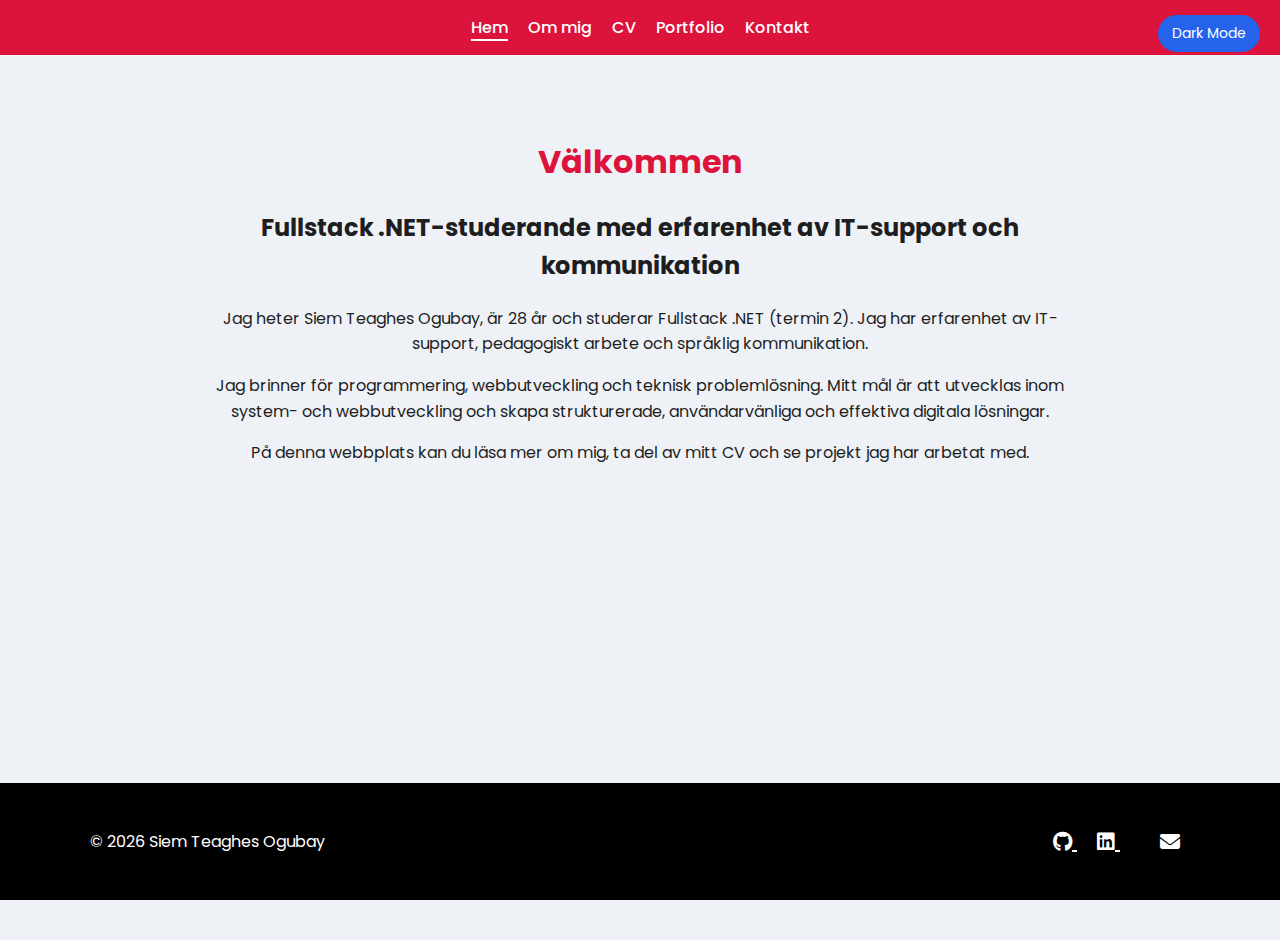
<file: index.html>
<!DOCTYPE html>
<html lang="sv">
<head>
    <meta charset="UTF-8">
    <meta name="viewport" content="width=device-width, initial-scale=1.0">
    <title>CV-portal | Hem </title>
    <link rel="stylesheet" href="style.css">

    <link rel="stylesheet" href="https://cdnjs.cloudflare.com/ajax/libs/font-awesome/6.5.0/css/all.min.css">
    <link href="https://fonts.googleapis.com/css2?family=Poppins:wght@300;400;600&display=swap" rel="stylesheet">

</head>

<body>

<!-- Dark mode toggle -->
<input type="checkbox" id="dark-toggle">
<label for="dark-toggle" class="toggle-btn">Dark Mode</label>

<div class="page">

    <nav class="navbar">
        <ul>
    <li><a href="index.html" class="active">Hem</a></li>
    
    <li><a href="about.html">Om mig</a></li>
    
    <li><a href="cv.html">CV</a></li>
    
    <li><a href="portfolio.html">Portfolio</a></li>
    <li><a href="contact.html">Kontakt</a></li>
</ul>
  
    </nav>

    


<main>
  <section class="hero">
    <h1 id="secret-trigger">Välkommen</h1>
    

    <h2>Fullstack .NET-studerande med erfarenhet av IT-support och kommunikation</h2>

    <p>
      Jag heter Siem Teaghes Ogubay, är 28 år och studerar Fullstack .NET (termin 2).
      Jag har erfarenhet av IT-support, pedagogiskt arbete och språklig kommunikation.
    </p>

    <p>
      Jag brinner för programmering, webbutveckling och teknisk problemlösning.
      Mitt mål är att utvecklas inom system- och webbutveckling och skapa
      strukturerade, användarvänliga och effektiva digitala lösningar.
    </p>

    <p>
      På denna webbplats kan du läsa mer om mig, ta del av mitt CV
      och se projekt jag har arbetat med.
    </p>
  </section>
</main>





<footer class="footer">
  <div class="footer-content">
    <p>© 2026 Siem Teaghes Ogubay</p>

    <div class="social-icons">
      <a href="https://github.com/siemteaghesogubay-git" target="_blank">
  <i class="fab fa-github"></i>
       </a>
      
     <a href="https://www.linkedin.com/in/siem-ogubay" target="_blank">
      <i class="fab fa-linkedin"></i>
     </a>
        <a href="https://www.facebook.com/siem.ogubay" target="_blank">

      <a href="mailto:siemteaghesogubay@gmail.com" target="_blank">
        <i class="fas fa-envelope"></i>
      </a>
    </div>
  </div>
</footer>

</div>





</body>
</html>
</file>
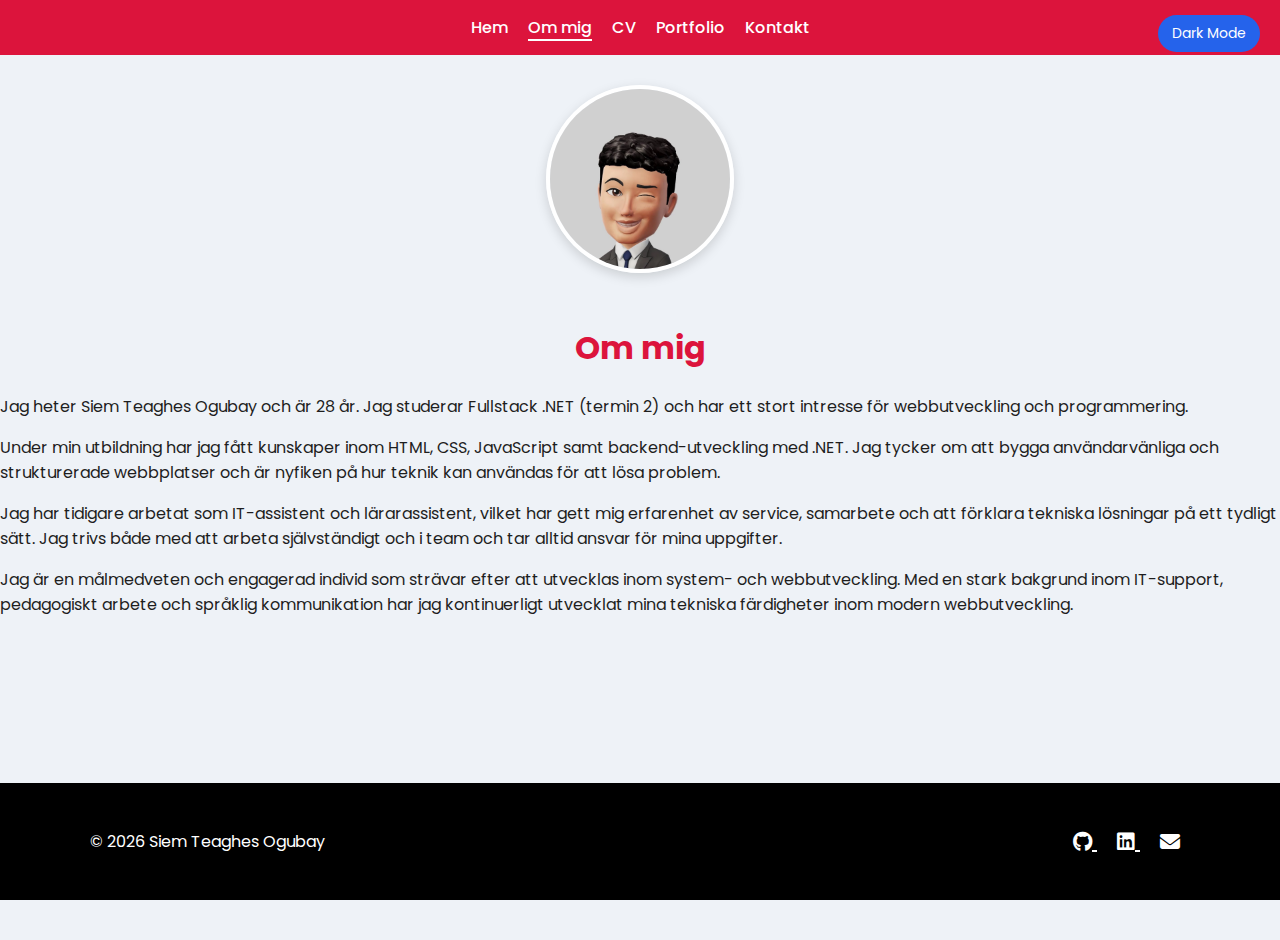
<file: About.html>
<!DOCTYPE html>
<html lang="en">
<head>
    <meta charset="UTF-8">
    <meta name="viewport" content="width=device-width, initial-scale=1.0">
    <title>CV-portal | Om mig</title>
    <link rel="stylesheet" href="style.css">
      <link rel="stylesheet" href="https://cdnjs.cloudflare.com/ajax/libs/font-awesome/6.5.0/css/all.min.css">

    <link href="https://fonts.googleapis.com/css2?family=Poppins:wght@300;400;600&display=swap" rel="stylesheet">
</head>
</head>

<body>

<!-- Dark mode toggle -->
<input type="checkbox" id="dark-toggle">
<label for="dark-toggle" class="toggle-btn">Dark Mode</label>

<div class="page">

    <nav class="navbar">
        <ul>
            <li><a href="index.html">Hem</a></li>
            <li><a href="about.html" class="active">Om mig</a></li>
            <li><a href="cv.html">CV</a></li>
            <li><a href="portfolio.html">Portfolio</a></li>
            <li><a href="contact.html">Kontakt</a></li>
        </ul>
    </nav>
<img src="img/emoj.webp" alt="Bild på Siem Teaghes Ogubay" class="cv-image">

    <main>
        <h1 id="secret-trigger">Om mig</h1>


        <section class="p-om">
            <p>
                Jag heter Siem Teaghes Ogubay och är 28 år. Jag studerar Fullstack .NET (termin 2) 
                och har ett stort intresse för webbutveckling och programmering.
            </p>

            <p>
                Under min utbildning har jag fått kunskaper inom HTML, CSS, JavaScript
                samt backend-utveckling med .NET. Jag tycker om att bygga
                användarvänliga och strukturerade webbplatser och är nyfiken på hur teknik
                kan användas för att lösa problem.
            </p>

            <p>
                Jag har tidigare arbetat som IT-assistent och lärarassistent, vilket har
                gett mig erfarenhet av service, samarbete och att förklara tekniska
                lösningar på ett tydligt sätt. Jag trivs både med att arbeta självständigt
                och i team och tar alltid ansvar för mina uppgifter.
            </p>

            <p>
                Jag är en målmedveten och engagerad individ som strävar efter att utvecklas
                inom system- och webbutveckling. Med en stark bakgrund inom IT-support,
                pedagogiskt arbete och språklig kommunikation har jag kontinuerligt
                utvecklat mina tekniska färdigheter inom modern webbutveckling.
            </p>
        </section>

    </main>




<footer class="footer">
  <div class="footer-content">
    <p>© 2026 Siem Teaghes Ogubay</p>

    <div class="social-icons">
      <a href="https://github.com/siemteaghesogubay-git" target="_blank">
  <i class="fab fa-github"></i>
       </a>
      
     <a href="https://www.linkedin.com/in/siem-ogubay" target="_blank">
      <i class="fab fa-linkedin"></i>
     </a>
        

      <a href="mailto:siemteaghesogubay@gmail.com" target="_blank">
        <i class="fas fa-envelope"></i>
      </a>
    </div>
  </div>
</footer>




   
</div>


<div id="secretModal" class="modal">
  <div class="modal-content hacker-modal">
    <span id="closeSecret">&times;</span>
    <h2>ACCESS GRANTED</h2>
    <div class="terminal-text">
      <p>> Initializing...</p>
      <p>> Accessing system...</p>
      <p>> Developer mode ✔</p>
      <p>> Welcome Hacker 😎</p>
    </div>
  </div>
</div>
<script src="index.js"></script>
</body>
</html>
</file>
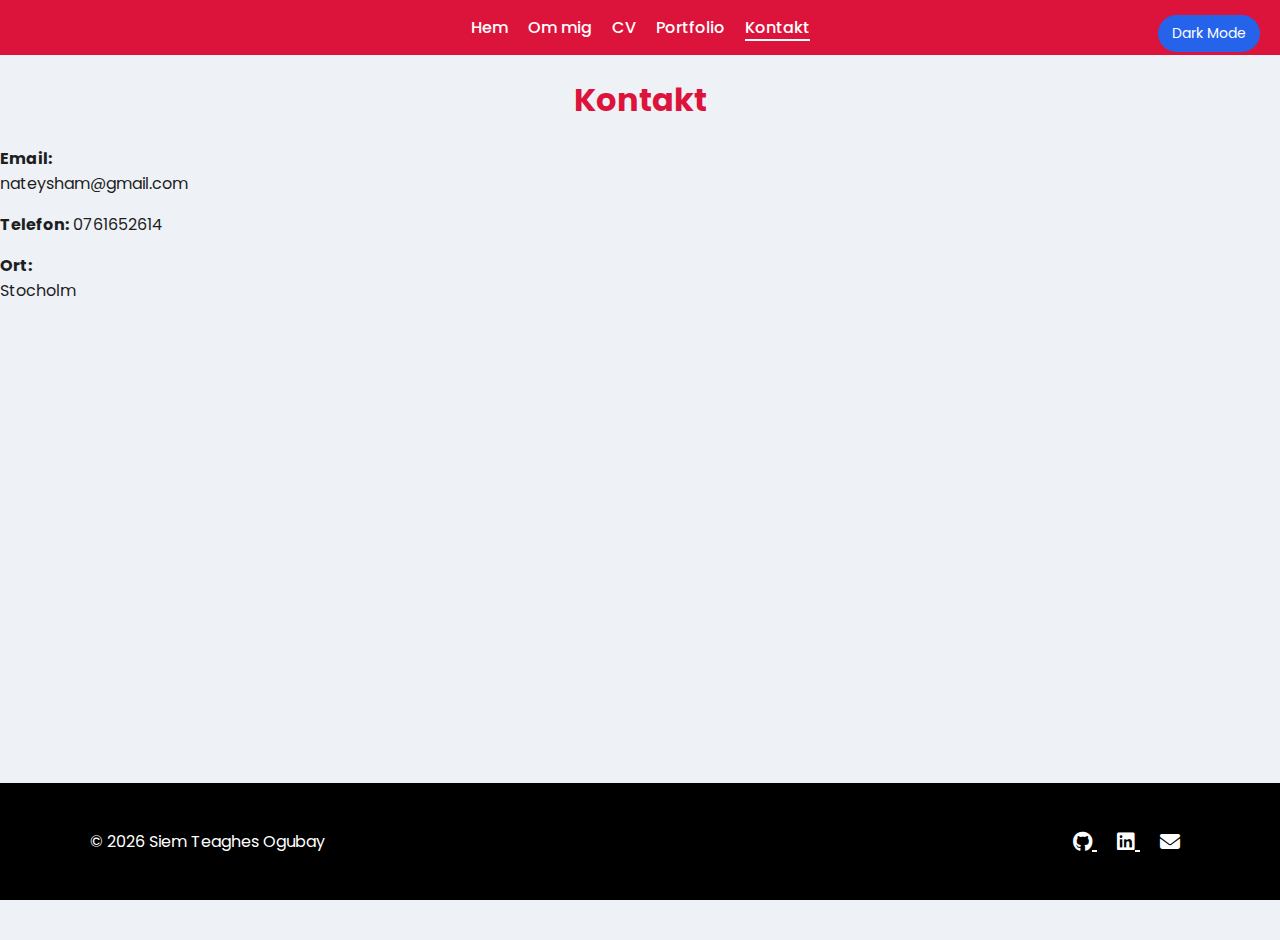
<file: Contact.html>
<!DOCTYPE html>
<html lang="sv">
<head>
    <meta charset="UTF-8">
    <meta name="viewport" content="width=device-width, initial-scale=1.0">
    <title>CV-portal | Kontakt</title>
    <link rel="stylesheet" href="style.css">
    <link href="https://fonts.googleapis.com/css2?family=Poppins:wght@300;400;600&display=swap" rel="stylesheet">


  <link rel="stylesheet" href="https://cdnjs.cloudflare.com/ajax/libs/font-awesome/6.5.0/css/all.min.css">
</head>

<body>

<!-- Dark mode toggle -->
<input type="checkbox" id="dark-toggle">
<label for="dark-toggle" class="toggle-btn">Dark Mode</label>

<div class="page">

    <nav class="navbar">
        <ul>
            <li><a href="index.html">Hem</a></li>
            <li><a href="about.html">Om mig</a></li>
            <li><a href="cv.html">CV</a></li>
            <li><a href="portfolio.html">Portfolio</a></li>
            <li><a href="contact.html" class="active">Kontakt</a></li>
        </ul>
    </nav>

    <main ">
        <h1>Kontakt</h1>
<div class="kontakt-container">
  
        <section class="contactinfo">
            <p> <strong>Email:</strong> <br> nateysham@gmail.com</p>
            <p><strong>Telefon:</strong>  0761652614</p>
            <p><strong>Ort:</strong>  <br> Stocholm</p>
        </section>
        </div>
    </main>










   <footer class="footer" id="secret-footer">
  <div class="footer-content">
    <p>© 2026 Siem Teaghes Ogubay</p>

    <div class="social-icons">
      <a href="https://github.com/siemteaghesogubay-git" target="_blank">
        <i class="fab fa-github"></i>
      </a>

      <a href="https://www.linkedin.com/in/siem-ogubay" target="_blank">
        <i class="fab fa-linkedin"></i>
      </a>

      <a href="mailto:siemteaghesogubay@gmail.com">
        <i class="fas fa-envelope"></i>
      </a>
    </div>
  </div>
</footer>

</div>
<script src="index.js"></script>
</body>
</html>
</file>
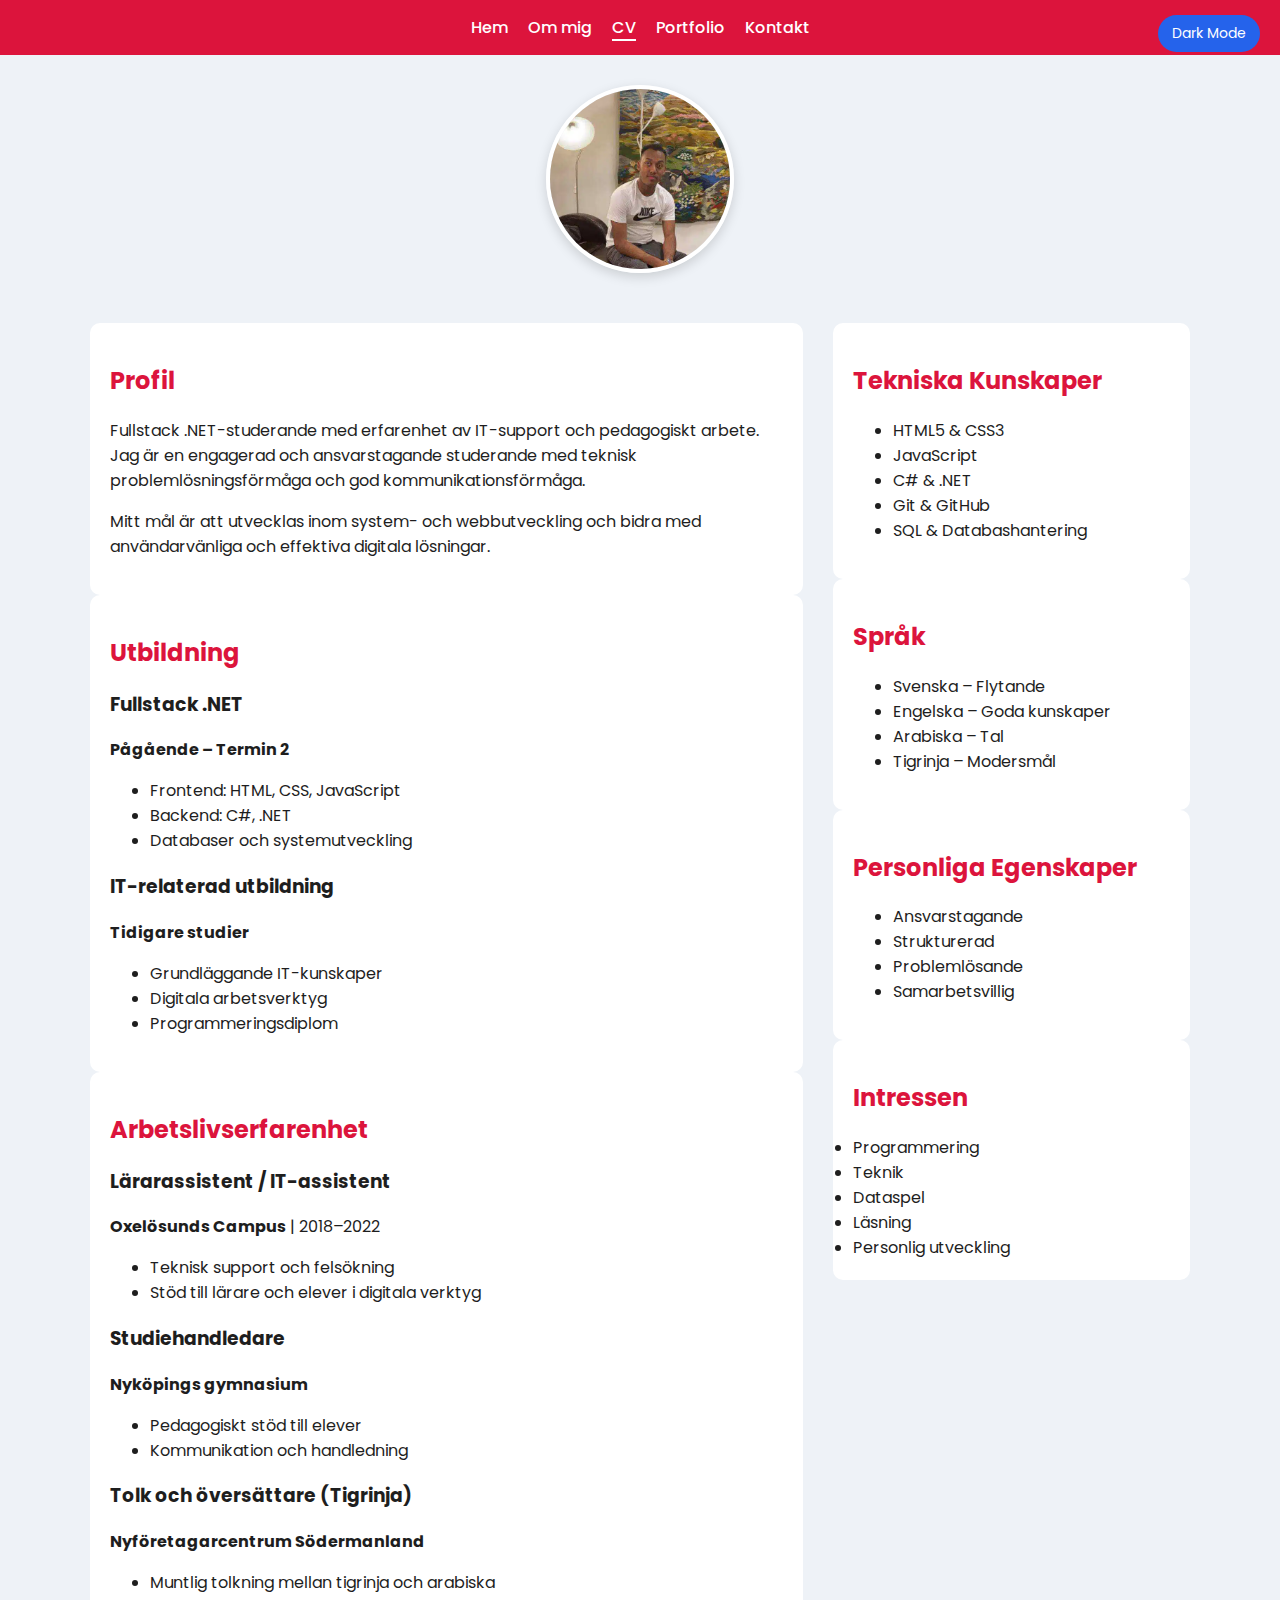
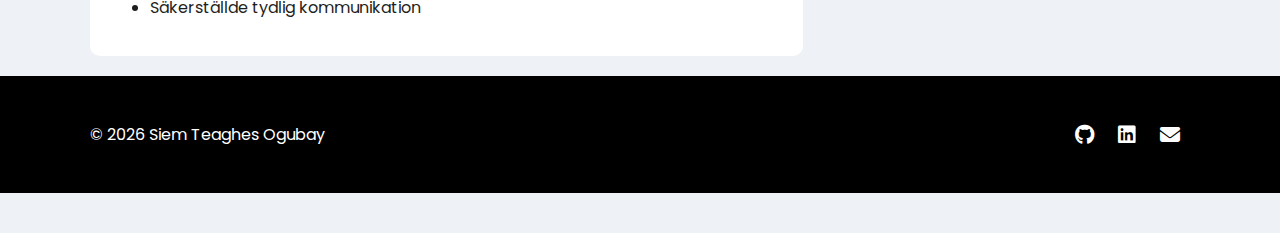
<file: CV.html>
<!DOCTYPE html>
<html lang="sv">
<head>
    <meta charset="UTF-8">
    <meta name="viewport" content="width=device-width, initial-scale=1.0">
    <title>CV-portal | CV</title>
    <link rel="stylesheet" href="style.css">
    <link href="https://fonts.googleapis.com/css2?family=Poppins:wght@300;400;600&display=swap" rel="stylesheet">
    <link rel="stylesheet" href="https://cdnjs.cloudflare.com/ajax/libs/font-awesome/6.5.0/css/all.min.css">
</head>
<body>

<input type="checkbox" id="dark-toggle">
<label for="dark-toggle" class="toggle-btn">Dark Mode</label>

<div class="page">

    <nav class="navbar">
        <ul>
            <li><a href="index.html">Hem</a></li>
            <li><a href="about.html">Om mig</a></li>
            <li><a href="cv.html" class="active">CV</a></li>
            <li><a href="portfolio.html">Portfolio</a></li>
            <li><a href="contact.html">Kontakt</a></li>
        </ul>
    </nav>

    <img src="/img/uuuuuuuu.webp" alt="Bild på Siem Teaghes Ogubay" class="cv-image">

    <main class="cv-container">
        <div class="cv-grid">

            <div class="main-column">
                <section>
                    <h2>Profil</h2>
                    <p>Fullstack .NET-studerande med erfarenhet av IT-support och pedagogiskt arbete. Jag är en engagerad och ansvarstagande studerande med teknisk problemlösningsförmåga och god kommunikationsförmåga.</p>
                    <p>Mitt mål är att utvecklas inom system- och webbutveckling och bidra med användarvänliga och effektiva digitala lösningar.</p>
                </section>

                <section>
                    <h2>Utbildning</h2>
                    <h3>Fullstack .NET</h3>
                    <p><strong>Pågående – Termin 2</strong></p>
                    <ul>
                        <li>Frontend: HTML, CSS, JavaScript</li>
                        <li>Backend: C#, .NET</li>
                        <li>Databaser och systemutveckling</li>
                    </ul>

                    <h3>IT-relaterad utbildning</h3>
                    <p><strong>Tidigare studier</strong></p>
                    <ul>
                        <li>Grundläggande IT-kunskaper</li>
                        <li>Digitala arbetsverktyg</li>
                        <li>Programmeringsdiplom</li>
                    </ul>
                </section>

                <section>
                    <h2>Arbetslivserfarenhet</h2>
                    <h3>Lärarassistent / IT-assistent</h3>
                    <p><strong>Oxelösunds Campus</strong> | 2018–2022</p>
                    <ul>
                        <li>Teknisk support och felsökning</li>
                        <li>Stöd till lärare och elever i digitala verktyg</li>
                    </ul>

                    <h3>Studiehandledare</h3>
                    <p><strong>Nyköpings gymnasium</strong></p>
                    <ul>
                        <li>Pedagogiskt stöd till elever</li>
                        <li>Kommunikation och handledning</li>
                    </ul>

                    <h3>Tolk och översättare (Tigrinja)</h3>
                    <p><strong>Nyföretagarcentrum Södermanland</strong></p>
                    <ul>
                        <li>Muntlig tolkning mellan tigrinja och arabiska</li>
                        <li>Säkerställde tydlig kommunikation</li>
                    </ul>
                </section>
            </div>

            <div class="side-column">
                <section>
                    <h2>Tekniska Kunskaper</h2>
                    <ul>
                        <li>HTML5 & CSS3</li>
                        <li>JavaScript</li>
                        <li>C# & .NET</li>
                        <li>Git & GitHub</li>
                        <li>SQL & Databashantering</li>
                    </ul>
                </section>

                <section>
                    <h2>Språk</h2>
                    <ul>
                        <li>Svenska – Flytande</li>
                        <li>Engelska – Goda kunskaper</li>
                        <li>Arabiska – Tal</li>
                        <li>Tigrinja – Modersmål</li>
                    </ul>
                </section>

                <section>
                    <h2>Personliga Egenskaper</h2>
                    <ul>
                        <li>Ansvarstagande</li>
                        <li>Strukturerad</li>
                        <li>Problemlösande</li>
                        <li>Samarbetsvillig</li>
                    </ul>
                </section>

                <section>
                    <h2>Intressen</h2>
                    <li>Programmering</li>
                    <li> Teknik</li>
                    <li>Dataspel</li>
                    <li>Läsning</li>
                    <li>Personlig utveckling</li>
                    
                </section>
            </div>

        </div> </main>

    <footer class="footer">
        <div class="footer-content">
            <p>© 2026 Siem Teaghes Ogubay</p>
            <div class="social-icons">
                <a href="https://github.com/siemteaghesogubay-git" target="_blank"><i class="fab fa-github"></i></a>
                <a href="https://www.linkedin.com/in/siem-ogubay" target="_blank"><i class="fab fa-linkedin"></i></a>
                <a href="mailto:siemteaghesogubay@gmail.com"><i class="fas fa-envelope"></i></a>
            </div>
        </div>
    </footer>

</div>
</body>
</html>
</file>
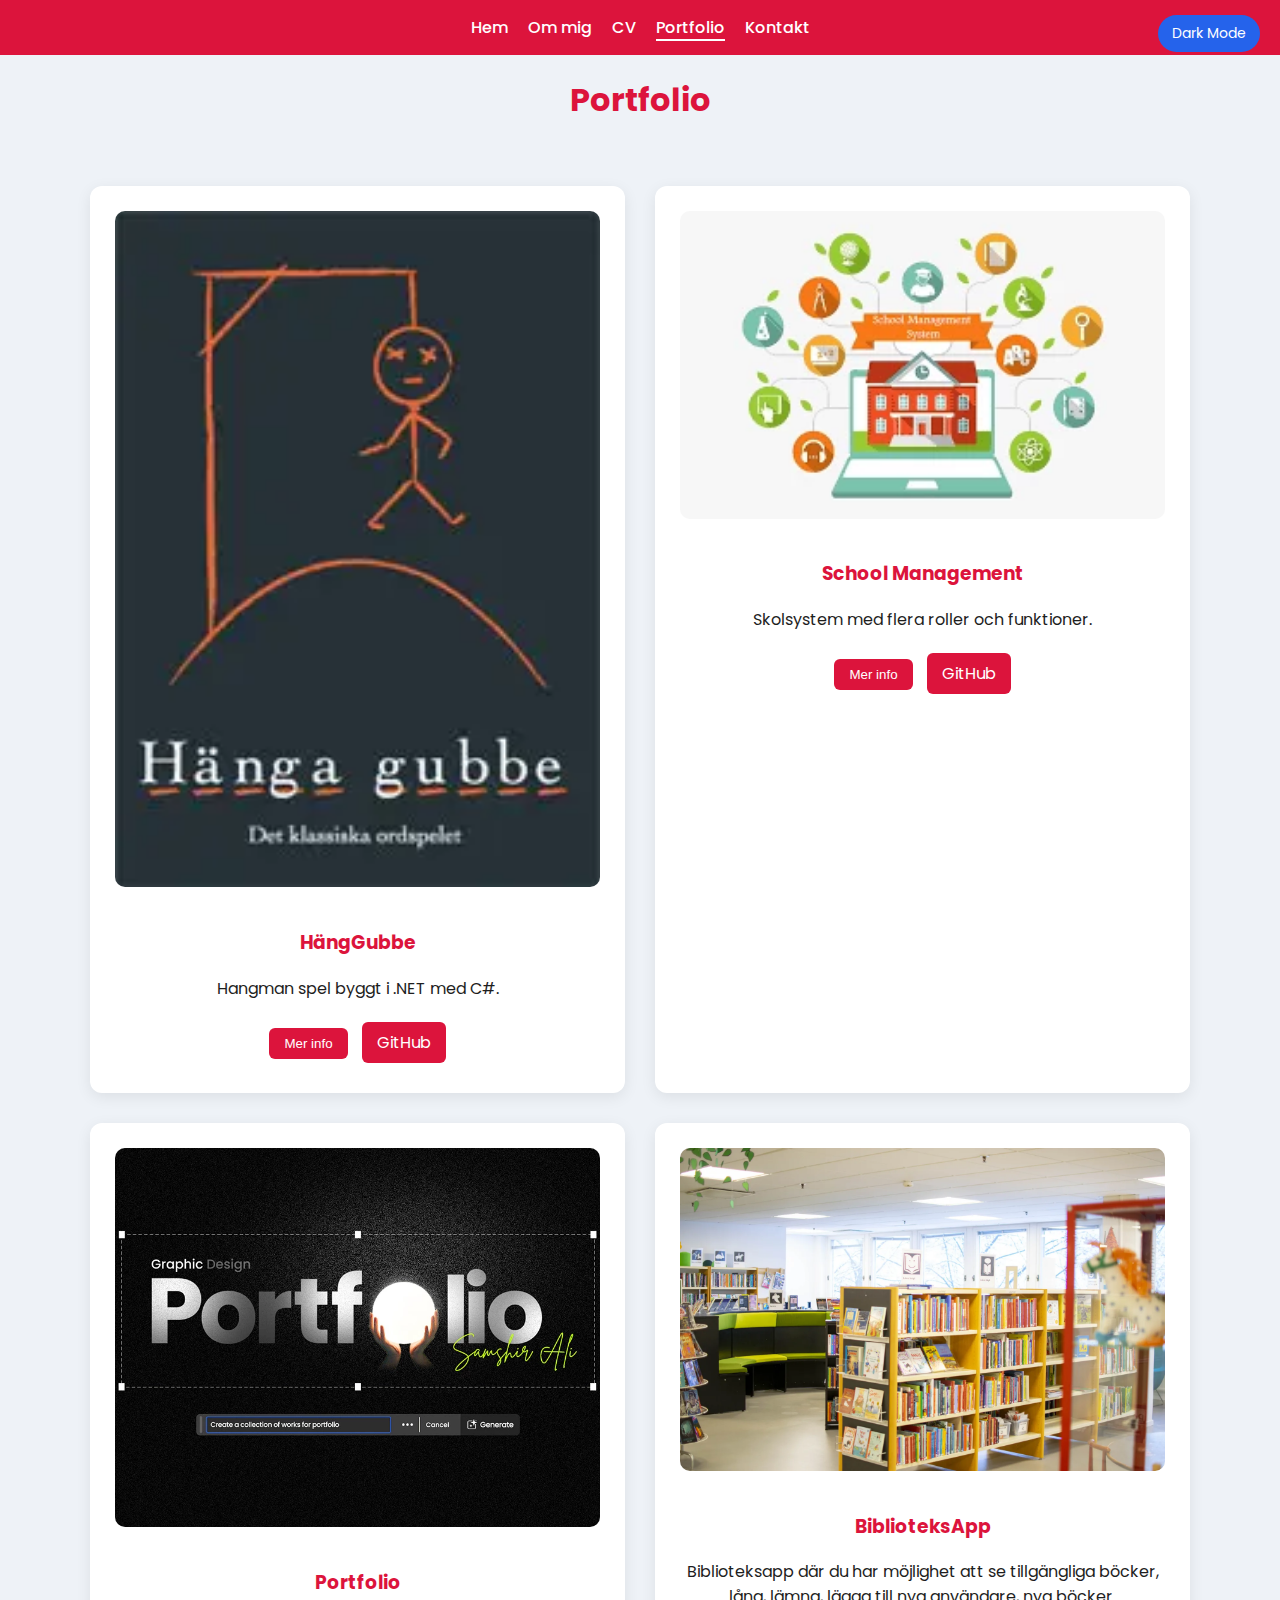
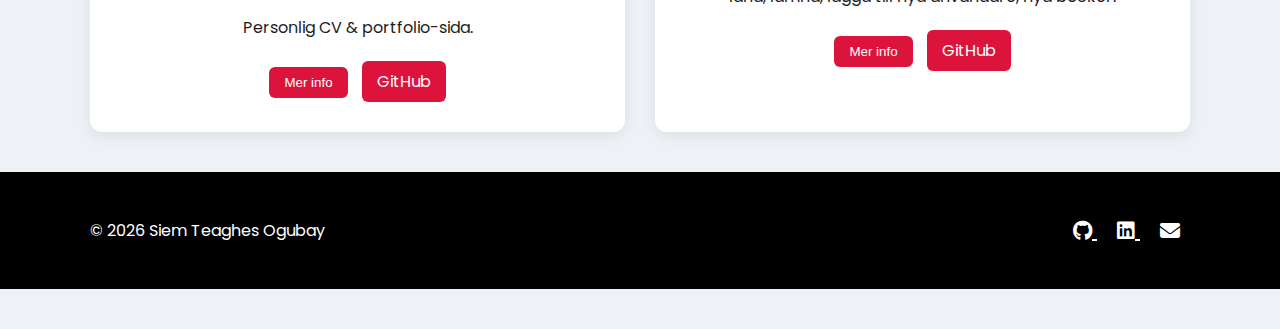
<file: portfolio.html>
<!DOCTYPE html>
<html lang="sv">
<head>
<meta charset="UTF-8">
<meta name="viewport" content="width=device-width, initial-scale=1.0">
<title>CV-portal | Portfolio</title>

<link rel="stylesheet" href="style.css">
<link href="https://fonts.googleapis.com/css2?family=Poppins:wght@300;400;600&display=swap" rel="stylesheet">
<link rel="stylesheet" href="https://cdnjs.cloudflare.com/ajax/libs/font-awesome/6.5.0/css/all.min.css">


</head>

<body>

 

<!-- DARK MODE -->
<input type="checkbox" id="dark-toggle">
<label for="dark-toggle" class="toggle-btn">Dark Mode</label>

<div class="page">

<!-- NAVBAR -->
<nav class="navbar">
<ul>
<li><a href="index.html">Hem</a></li>
<li><a href="about.html">Om mig</a></li>
<li><a href="cv.html">CV</a></li>
<li><a href="portfolio.html" class="active">Portfolio</a></li>
<li><a href="contact.html">Kontakt</a></li>
</ul>
</nav>
<h1 id="secret-trigger">Portfolio</h1>


<!-- PROJECT CARDS -->
<div class="portfolio-grid">

<!-- CARD 1 -->
<div class="project-card">
<img src="img/hänggubbe.webp" alt="HängGubbe">
<h3>HängGubbe</h3>
<p>Hangman spel byggt i .NET med C#.</p>
<button class="btn open-modal" data-modal="modal1">Mer info</button>
<a href="https://github.com/siemteaghesogubay-git/ConsoleApp-Hangman-7.git" target="_blank" class="btn">GitHub</a>
</div>

<!-- CARD 2 -->
<div class="project-card">
<img src="img/SchoolManagement pic.webp" alt="SchoolManagement">
<h3>School Management</h3>
<p>Skolsystem med flera roller och funktioner.</p>
<button class="btn open-modal" data-modal="modal2">Mer info</button>
<a href="https://github.com/siemteaghesogubay-git/SchoolManagement-My-Pro.git" target="_blank" class="btn">GitHub</a>
</div>

<!-- CARD 3 -->
<div class="project-card">
<img src="img//hhhh.webp" alt="Portfolio">
<h3>Portfolio</h3>
<p>Personlig CV & portfolio-sida.</p>
<button class="btn open-modal" data-modal="modal3">Mer info</button>
<a href="https://github.com/siemteaghesogubay-git" target="_blank" class="btn">GitHub</a>
</div>

<!-- CARD 4 -->
<div class="project-card">
<img src="img/jakobsbergs_bibliotek.webp" alt="BiblioteksApp">
<h3>BiblioteksApp</h3>
<p><p>Biblioteksapp där du har möjlighet att se tillgängliga böcker, låna, lämna, lägga till nya användare, nya böcker.</p>
</p>
<button class="btn open-modal" data-modal="modal4">Mer info</button>
<a href="https://github.com/siemteaghesogubay-git/LibrarySystem.git target="_blank" class="btn">GitHub</a>
</div>

</div>

<!-- MODALS -->

<div id="modal1" class="modal">
<div class="modal-content">
<span class="close">&times;</span>
<h2>HängGubbe</h2>
<p>Console spel byggt i C# där användaren gissar ord.</p>
</div>
</div>

<div id="modal2" class="modal">
<div class="modal-content">
<span class="close">&times;</span>
<h2>School Management</h2>
<p>System för att hantera studenter, kurser och betyg med .NET & SQL.</p>
</div>
</div>

<div id="modal3" class="modal">
<div class="modal-content">
<span class="close">&times;</span>
<h2>Portfolio</h2>
<p>Responsiv webbplats byggd med HTML, CSS & JavaScript.</p>
</div>
</div>

<div id="modal4" class="modal">
<div class="modal-content">
<span class="close">&times;</span>
<h2> library app</h2>
<p>Biblioteksapp där du har möjlighet att se tillgängliga böcker, låna, lämna, lägga till nya användare, nya böcker.</p>
</div>
</div>
<footer class="footer">
  <div class="footer-content">
    <p>© 2026 Siem Teaghes Ogubay</p>

    <div class="social-icons">
      <a href="https://github.com/siemteaghesogubay-git" target="_blank">
  <i class="fab fa-github"></i>
       </a>
      
     <a href="https://www.linkedin.com/in/siem-ogubay" target="_blank">
      <i class="fab fa-linkedin"></i>
     </a>
        

      <a href="mailto:siemteaghesogubay@gmail.com" target="_blank">
        <i class="fas fa-envelope"></i>
      </a>
    </div>
  </div>
</footer>

</div>

<div id="secretModal" class="modal">
  <div class="modal-content hacker-modal">
    <span id="closeSecret">&times;</span>
    <h2>ACCESS GRANTED</h2>
    <div class="terminal-text">
      <p>> Initializing...</p>
      <p>> Accessing system...</p>
      <p>> Developer mode ✔</p>
      <p>> Welcome Hacker 😎</p>
    </div>
  </div>
</div>




<script src="index.js"></script>

</body>
</html>
</file>
<file: style.css>
/* =========================
   GRUNDSTIL
========================= */
body {
    margin: 0;
    font-family: 'Poppins', sans-serif;
    background: #eef2f7;
    transition: background 0.3s ease;
}

h1 {
    text-align: center;
    color: crimson;
}

.page {
    background: #eef2f7;
    color: #1e1e1e;
    min-height: 100vh;
    padding-bottom: 40px;
    transition: 0.3s ease;
    display: flex;
    flex-direction: column;
}

/* =========================
   DARK MODE
========================= */
#dark-toggle {
    display: none;
}

.toggle-btn {
    position: fixed;
    top: 15px;
    right: 20px;
    background: #2563eb;
    color: white;
    padding: 8px 14px;
    border-radius: 20px;
    cursor: pointer;
    font-size: 14px;
    z-index: 1000;
}

#dark-toggle:checked ~ .page {
    background: #121212;
    color: #e5e5e5;
}

/* =========================
   NAVBAR
========================= */
.navbar {
    background: crimson;
    display: flex;
    justify-content: center;
    padding: 15px;
}

.navbar ul {
    display: flex;
    gap: 20px;
    padding: 0;
    margin: 0;
}

.navbar li {
    list-style: none;
}

.navbar a {
    text-decoration: none;
    color: white;
    font-weight: 500;
}

.navbar a.active {
    border-bottom: 2px solid white;
}

.navbar a:hover {
    color: #ffdada;
}

/* =========================
   HERO
========================= */
.hero {
    max-width: 900px;
    margin: 40px auto;
    padding: 20px;
    line-height: 1.6;
    text-align: center;
}

/* =========================
   CV GRID
========================= */
.cv-container {
    max-width: 1100px;
    margin: auto;
    padding: 20px;
}

.cv-grid {
    display: grid;
    grid-template-columns: 2fr 1fr;
    gap: 30px;
}

.cv-grid section {
    background: white;
    padding: 20px;
    border-radius: 10px;
}

.cv-grid h2 {
    color: crimson;
}

#dark-toggle:checked ~ .page .cv-grid section {
    background: #1e1e1e;
}

/* CV BILD */
.cv-image {
    width: 180px;
    height: 180px;
    border-radius: 50%;
    object-fit: cover;
    display: block;
    margin: 30px auto;
    border: 4px solid white;
    box-shadow: 0 4px 12px rgba(0,0,0,0.15);
}

/* =========================
   PORTFOLIO
========================= */
.portfolio-grid {
    display: grid;
    grid-template-columns: repeat(2, 1fr);
    gap: 30px;
    max-width: 1100px;
    margin: auto;
    padding: 40px 20px;
}

.project-card {
    background: white;
    padding: 25px;
    border-radius: 12px;
    text-align: center;
    box-shadow: 0 4px 15px rgba(0,0,0,0.08);
    transition: 0.3s;
}

.project-card:hover {
    transform: translateY(-5px);
}

.project-card h3 {
    color: crimson;
}

.project-card img {
    width: 100%;
    border-radius: 10px;
    margin-bottom: 15px;
}

#dark-toggle:checked ~ .page .project-card {
    background: #1e1e1e;
}

/* =========================
   BUTTONS
========================= */
.btn {
    display: inline-block;
    background: crimson;
    color: white;
    border: none;
    padding: 8px 15px;
    border-radius: 6px;
    cursor: pointer;
    margin: 5px;
    text-decoration: none;
}

.btn:hover {
    background: #b3002d;
}

/* =========================
   MODAL
========================= */
.modal {
    display: none;
    position: fixed;
    inset: 0;
    background: rgba(0,0,0,0.6);
    justify-content: center;
    align-items: center;
}

.modal-content {
    background: white;
    color: #1e1e1e;
    padding: 30px;
    border-radius: 12px;
    max-width: 400px;
    margin: auto;
    position: relative;
}

#dark-toggle:checked ~ .page .modal-content {
    background: #1e1e1e;
    color: #e5e5e5;
}

/* HACKER MODAL */
.hacker-modal {
    background: black;
    color: #00ff88;
    font-family: monospace;
    border: 2px solid #00ff88;
    box-shadow: 0 0 25px #00ff88;
}

#closeSecret {
    cursor: pointer;
    float: right;
    font-size: 20px;
}

/* =========================
   FOOTER
========================= */
.footer {
    background: black;
    color: white;
    padding: 30px 20px;
    text-align: center;
    margin-top: auto;
}

.footer-content {
    max-width: 1100px;
    margin: auto;
    display: flex;
    justify-content: space-between;
    align-items: center;
}

.social-icons a {
    color: white;
    margin: 0 10px;
    font-size: 20px;
}

/* =========================
   RESPONSIVE
========================= */
@media (max-width: 900px) {

    .cv-grid {
        grid-template-columns: 1fr;
    }

    .portfolio-grid {
        grid-template-columns: 1fr;
    }

    .footer-content {
        flex-direction: column;
        gap: 15px;
        text-align: center;
    }

}

@media (max-width: 600px) {

    .navbar ul {
        flex-direction: column;
        align-items: center;
        gap: 10px;
    }

    .toggle-btn {
        top: 10px;
        right: 10px;
        font-size: 12px;
        padding: 6px 10px;
    }

}

/* =========================
   PRINT (CV)
========================= */
@media print {

    body {
        background: white !important;
        color: black !important;
        font-size: 12pt;
    }

    nav,
    footer,
    .toggle-btn,
    .btn {
        display: none !important;
    }

    .cv-grid section {
        background: white !important;
        box-shadow: none;
        border: 1px solid #ccc;
    }

    .cv-image {
        width: 120px;
        height: 120px;
        border: none;
        box-shadow: none;
    }

    .page {
        padding: 0;
        margin: 0;
    }

}
</file>
